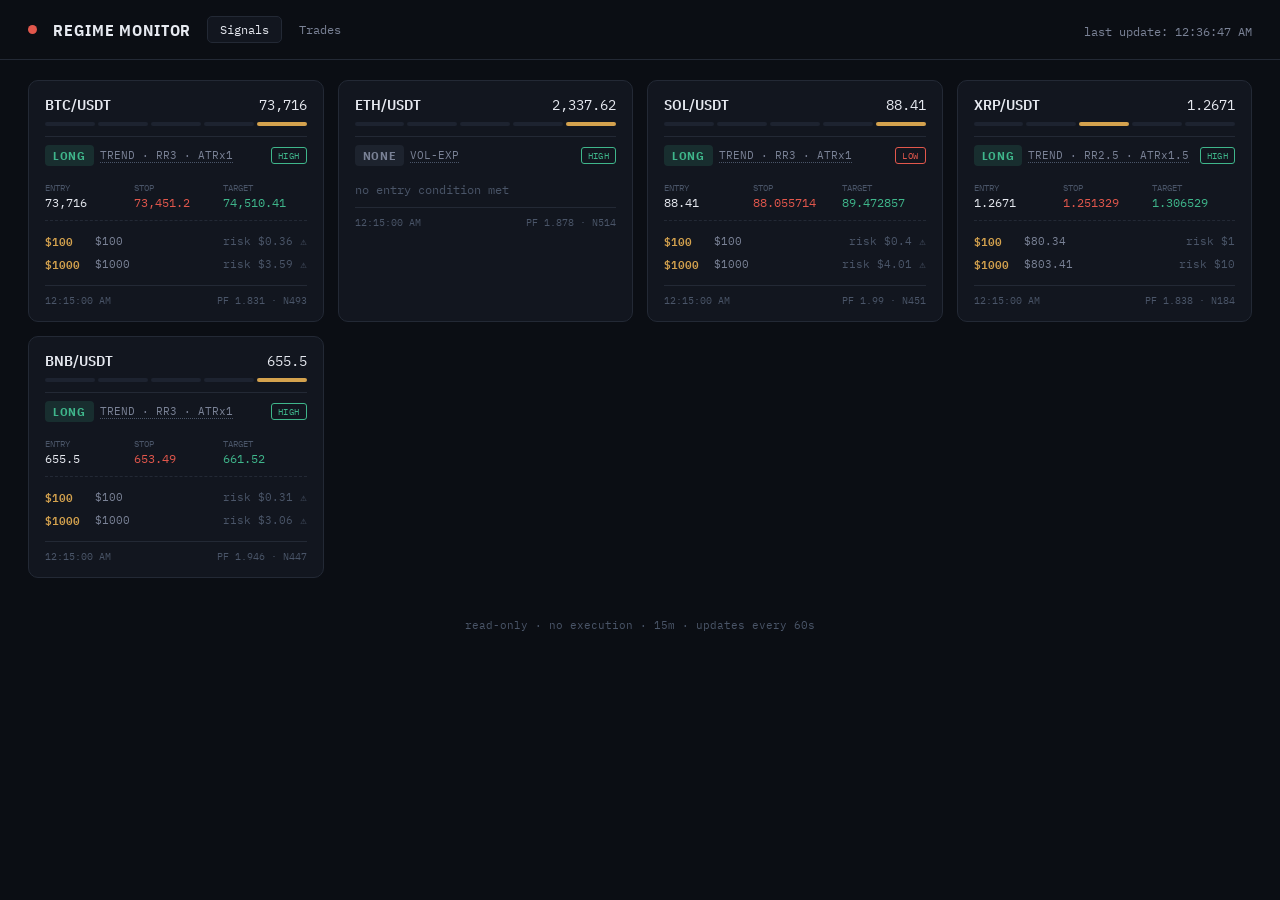
<file: web/index.html>
﻿<!DOCTYPE html>
<html lang="en">
<head>
<meta charset="UTF-8">
<meta name="viewport" content="width=device-width, initial-scale=1.0">
<title>Regime Monitor</title>
<link rel="preconnect" href="https://fonts.googleapis.com">
<link href="https://fonts.googleapis.com/css2?family=IBM+Plex+Sans+Condensed:wght@500;600;700&family=IBM+Plex+Sans:wght@400;500&family=IBM+Plex+Mono:wght@400;500;600&display=swap" rel="stylesheet">
<link rel="stylesheet" href="style.css">
</head>
<body>
  <header class="topbar">
    <div class="topbar-left">
      <span class="live-dot" id="liveDot"></span>
      <h1>REGIME MONITOR</h1>
      <nav class="nav">
        <a href="index.html" class="nav-link active">Signals</a>
        <a href="trades.html" class="nav-link">Trades</a>
      </nav>
    </div>
    <div class="topbar-right">
      <span id="lastUpdate">connecting…</span>
    </div>
  </header>

  <main id="grid" class="grid"></main>

  <footer class="footer">read-only · no execution · 15m · updates every 60s</footer>

<script src="app.js"></script>
</body>
</html>
</file>
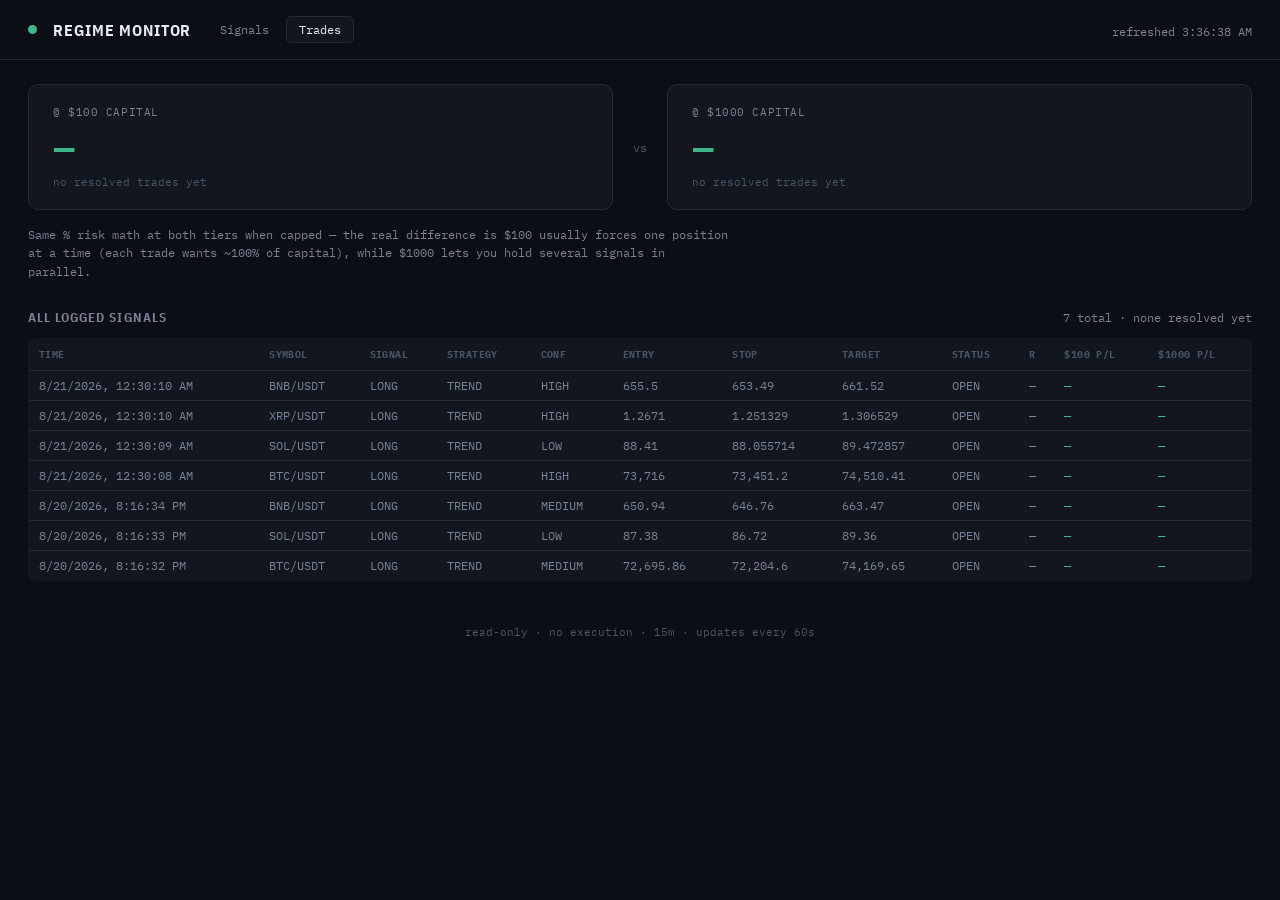
<file: web/trades.html>
﻿<!DOCTYPE html>
<html lang="en">
<head>
<meta charset="UTF-8">
<meta name="viewport" content="width=device-width, initial-scale=1.0">
<title>Trades — Regime Monitor</title>
<link rel="preconnect" href="https://fonts.googleapis.com">
<link href="https://fonts.googleapis.com/css2?family=IBM+Plex+Sans+Condensed:wght@500;600;700&family=IBM+Plex+Sans:wght@400;500&family=IBM+Plex+Mono:wght@400;500;600&display=swap" rel="stylesheet">
<link rel="stylesheet" href="style.css">
</head>
<body>
  <header class="topbar">
    <div class="topbar-left">
      <span class="live-dot" id="liveDot"></span>
      <h1>REGIME MONITOR</h1>
      <nav class="nav">
        <a href="index.html" class="nav-link">Signals</a>
        <a href="trades.html" class="nav-link active">Trades</a>
      </nav>
    </div>
    <div class="topbar-right">
      <span id="lastUpdate">connecting…</span>
    </div>
  </header>

  <main class="trades-main">
    <div class="tier-compare">
      <div class="tier-card">
        <div class="tier-label">@ $100 capital</div>
        <div class="tier-pnl" id="pnl100">—</div>
        <div class="tier-sub" id="sub100">no resolved trades yet</div>
      </div>
      <div class="tier-vs">vs</div>
      <div class="tier-card">
        <div class="tier-label">@ $1000 capital</div>
        <div class="tier-pnl" id="pnl1000">—</div>
        <div class="tier-sub" id="sub1000">no resolved trades yet</div>
      </div>
    </div>
    <p class="tier-note">
      Same % risk math at both tiers when capped — the real difference is
      $100 usually forces one position at a time (each trade wants ~100%
      of capital), while $1000 lets you hold several signals in parallel.
    </p>

    <div class="log-header">
      <h2>ALL LOGGED SIGNALS</h2>
      <span id="logSummary" class="log-summary">loading…</span>
    </div>
    <table class="log-table">
      <thead>
        <tr>
          <th>Time</th><th>Symbol</th><th>Signal</th><th>Strategy</th><th>Conf</th>
          <th>Entry</th><th>Stop</th><th>Target</th><th>Status</th><th>R</th>
          <th>$100 P/L</th><th>$1000 P/L</th>
        </tr>
      </thead>
      <tbody id="logBody"></tbody>
    </table>
  </main>

  <footer class="footer">read-only · no execution · 15m · updates every 60s</footer>

<script src="trades.js"></script>
</body>
</html>
</file>
<file: web/style.css>
﻿:root {
  --bg: #0B0E14;
  --panel: #12161F;
  --border: #232935;
  --text: #E6E9F0;
  --text-dim: #7A8296;
  --text-faint: #4A5568;
  --long: #3FB68B;
  --short: #E2574C;
  --amber: #D4A24E;

  --font-display: 'IBM Plex Sans Condensed', sans-serif;
  --font-body: 'IBM Plex Sans', sans-serif;
  --font-mono: 'IBM Plex Mono', monospace;
}

* { box-sizing: border-box; margin: 0; padding: 0; }

body {
  background: var(--bg);
  color: var(--text);
  font-family: var(--font-body);
  min-height: 100vh;
  padding: 0 0 40px;
}

.topbar {
  display: flex;
  justify-content: space-between;
  align-items: center;
  padding: 16px 28px;
  border-bottom: 1px solid var(--border);
  flex-wrap: wrap;
  gap: 10px;
}
.topbar-left { display: flex; align-items: center; gap: 16px; }
.topbar h1 { font-family: var(--font-display); font-weight: 700; font-size: 16px; letter-spacing: 0.06em; }

.nav { display: flex; gap: 4px; }
.nav-link {
  font-family: var(--font-mono);
  font-size: 12px;
  color: var(--text-dim);
  text-decoration: none;
  padding: 5px 12px;
  border-radius: 5px;
  border: 1px solid transparent;
}
.nav-link:hover { color: var(--text); }
.nav-link.active { color: var(--text); border-color: var(--border); background: var(--panel); }

.live-dot {
  width: 9px; height: 9px; border-radius: 50%;
  background: var(--long);
  box-shadow: 0 0 0 0 rgba(63, 182, 139, 0.6);
  animation: pulse 2s infinite;
}
.live-dot.stale { background: var(--amber); animation: none; }
.live-dot.dead { background: var(--short); animation: none; }
@keyframes pulse {
  0% { box-shadow: 0 0 0 0 rgba(63, 182, 139, 0.55); }
  70% { box-shadow: 0 0 0 8px rgba(63, 182, 139, 0); }
  100% { box-shadow: 0 0 0 0 rgba(63, 182, 139, 0); }
}

#lastUpdate { font-family: var(--font-mono); font-size: 12px; color: var(--text-dim); }

.grid {
  display: grid;
  grid-template-columns: repeat(auto-fill, minmax(280px, 1fr));
  gap: 14px;
  padding: 20px 28px;
}

.card {
  background: var(--panel);
  border: 1px solid var(--border);
  border-radius: 10px;
  padding: 14px 16px;
}

.card-head { display: flex; justify-content: space-between; align-items: baseline; margin-bottom: 8px; }
.symbol { font-family: var(--font-display); font-weight: 600; font-size: 15px; }
.price { font-family: var(--font-mono); font-size: 14px; }

.regime-strip { display: flex; gap: 3px; margin-bottom: 10px; cursor: help; }
.regime-seg { flex: 1; height: 4px; border-radius: 2px; background: #1D2330; }
.regime-seg.active { background: var(--amber); animation: glow 2.4s ease-in-out infinite; }
@keyframes glow { 0%, 100% { opacity: 0.65; } 50% { opacity: 1; } }

.signal-row { display: flex; align-items: center; gap: 6px; padding: 8px 0; border-top: 1px solid var(--border); margin-bottom: 8px; flex-wrap: wrap; }
.signal-badge { font-family: var(--font-display); font-weight: 700; font-size: 12px; letter-spacing: 0.06em; padding: 3px 8px; border-radius: 4px; }
.signal-badge.LONG { background: rgba(63, 182, 139, 0.15); color: var(--long); }
.signal-badge.SHORT { background: rgba(226, 87, 76, 0.15); color: var(--short); }
.signal-badge.NONE { background: rgba(74, 85, 104, 0.2); color: var(--text-dim); }

.strategy-tag { font-family: var(--font-mono); font-size: 11px; color: var(--text-dim); cursor: help; border-bottom: 1px dotted var(--text-faint); }
.conf-badge { margin-left: auto; font-family: var(--font-mono); font-size: 9px; padding: 2px 6px; border: 1px solid; border-radius: 3px; letter-spacing: 0.04em; cursor: help; }

.levels { display: grid; grid-template-columns: 1fr 1fr 1fr; gap: 6px; font-family: var(--font-mono); font-size: 12px; }
.levels .level-label { color: var(--text-faint); font-size: 9px; text-transform: uppercase; margin-bottom: 2px; }
.levels .stop-val { color: var(--short); }
.levels .target-val { color: var(--long); }

.tier-mini-wrap { margin-top: 10px; padding-top: 8px; border-top: 1px dashed var(--border); }
.tier-mini { display: flex; gap: 8px; align-items: center; font-family: var(--font-mono); font-size: 10.5px; color: var(--text-dim); padding: 2px 0; }
.tier-mini-label { color: var(--amber); font-weight: 600; width: 42px; }
.tier-mini-risk { color: var(--text-faint); margin-left: auto; }

.no-signal-note { font-family: var(--font-mono); font-size: 11.5px; color: var(--text-faint); }

.meta-row { display: flex; justify-content: space-between; margin-top: 10px; padding-top: 8px; border-top: 1px solid var(--border); font-family: var(--font-mono); font-size: 10px; color: var(--text-faint); }

.footer { text-align: center; font-family: var(--font-mono); font-size: 11px; color: var(--text-faint); padding: 20px; }
.error-card { color: var(--short); font-family: var(--font-mono); font-size: 12px; }

/* ---- Trades page ---- */
.trades-main { padding: 24px 28px; }

.tier-compare { display: flex; align-items: center; gap: 20px; margin-bottom: 8px; }
.tier-card { flex: 1; background: var(--panel); border: 1px solid var(--border); border-radius: 10px; padding: 20px 24px; }
.tier-label { font-family: var(--font-mono); font-size: 11px; color: var(--text-dim); text-transform: uppercase; letter-spacing: 0.05em; margin-bottom: 8px; }
.tier-pnl { font-family: var(--font-display); font-size: 32px; font-weight: 700; }
.tier-sub { font-family: var(--font-mono); font-size: 11px; color: var(--text-faint); margin-top: 6px; }
.tier-vs { font-family: var(--font-mono); color: var(--text-faint); font-size: 12px; }

.tier-note { font-family: var(--font-mono); font-size: 11.5px; color: var(--text-dim); line-height: 1.6; margin: 16px 0 28px; max-width: 700px; }

.log-header { display: flex; justify-content: space-between; align-items: baseline; margin-bottom: 12px; }
.log-header h2 { font-family: var(--font-display); font-size: 13px; letter-spacing: 0.08em; color: var(--text-dim); }
.log-summary { font-family: var(--font-mono); font-size: 12px; color: var(--text-dim); }

.log-table { width: 100%; border-collapse: collapse; font-family: var(--font-mono); font-size: 11.5px; background: var(--panel); border: 1px solid var(--border); border-radius: 8px; overflow: hidden; }
.log-table th { text-align: left; padding: 9px 10px; color: var(--text-faint); font-size: 9.5px; text-transform: uppercase; letter-spacing: 0.04em; border-bottom: 1px solid var(--border); white-space: nowrap; }
.log-table td { padding: 7px 10px; border-bottom: 1px solid var(--border); color: var(--text-dim); white-space: nowrap; }
.log-table tr:last-child td { border-bottom: none; }
.sig-LONG { color: var(--long); }
.sig-SHORT { color: var(--short); }
</file>
